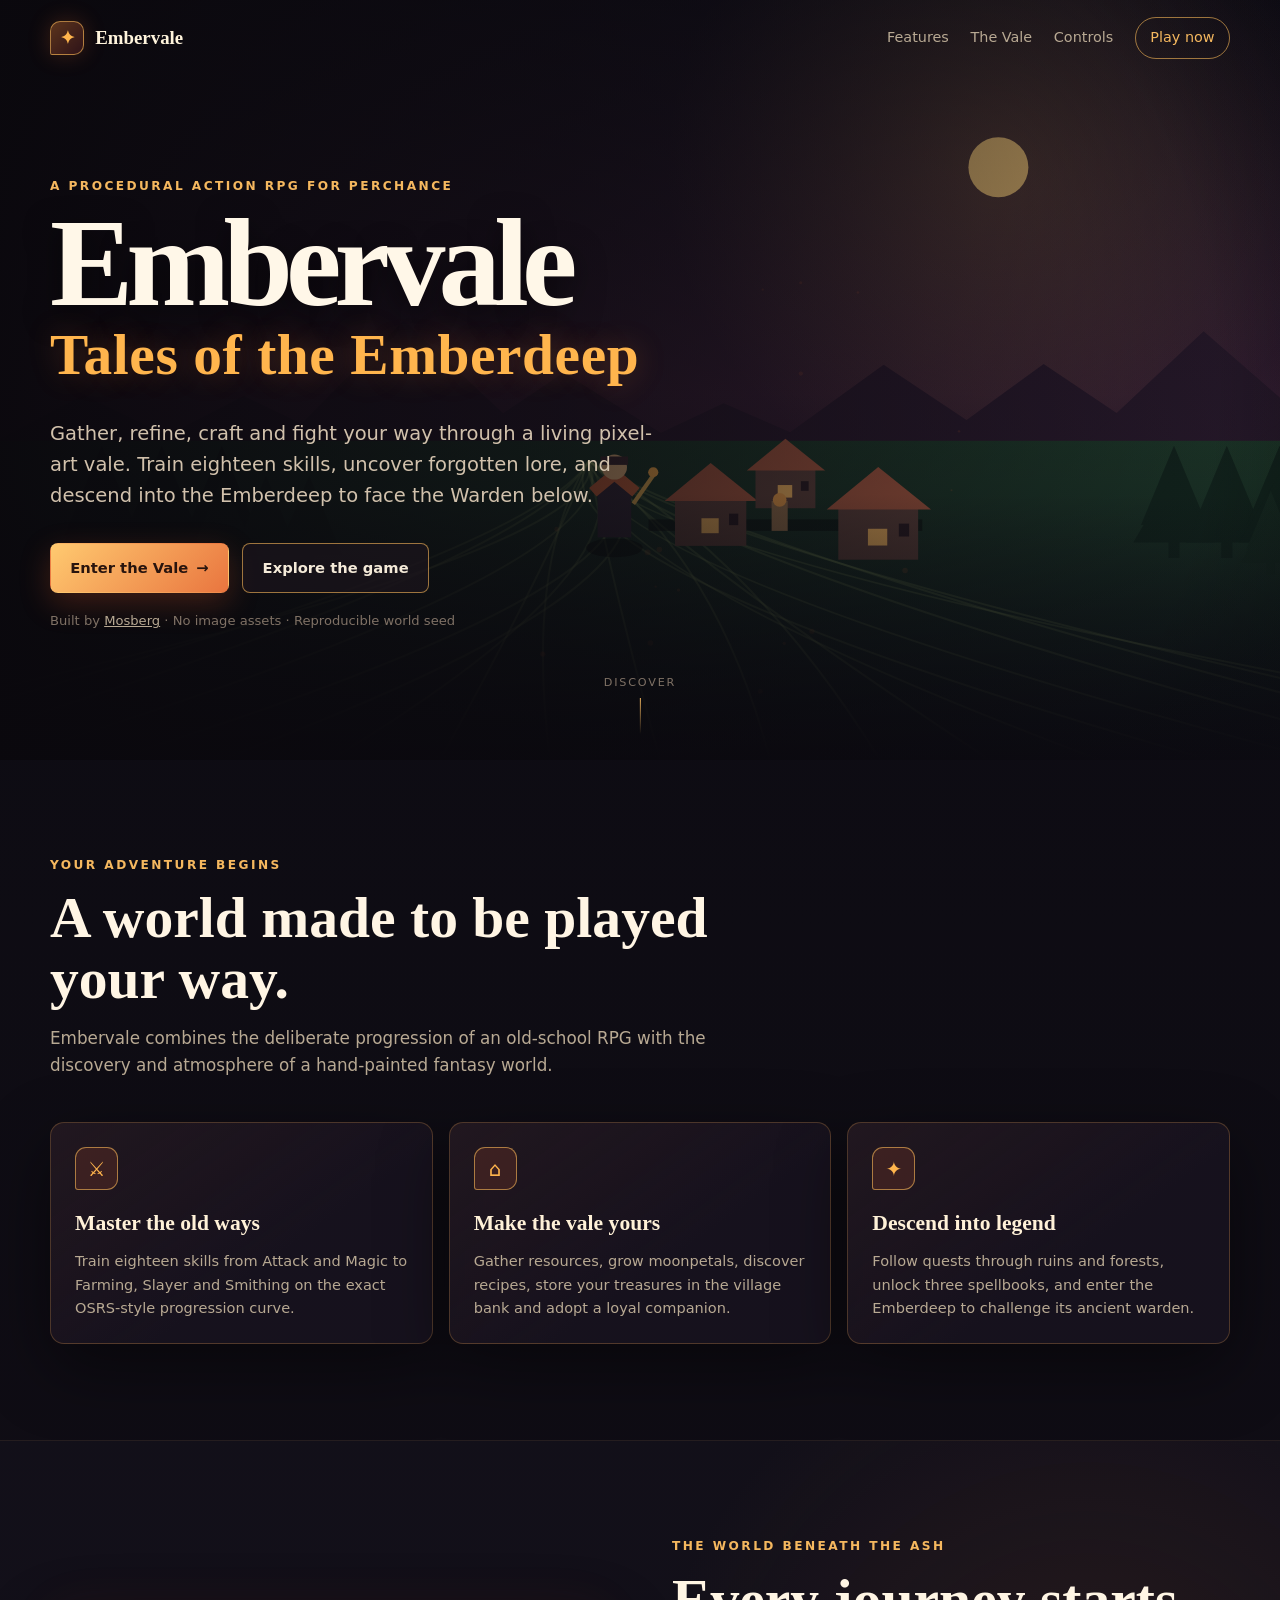
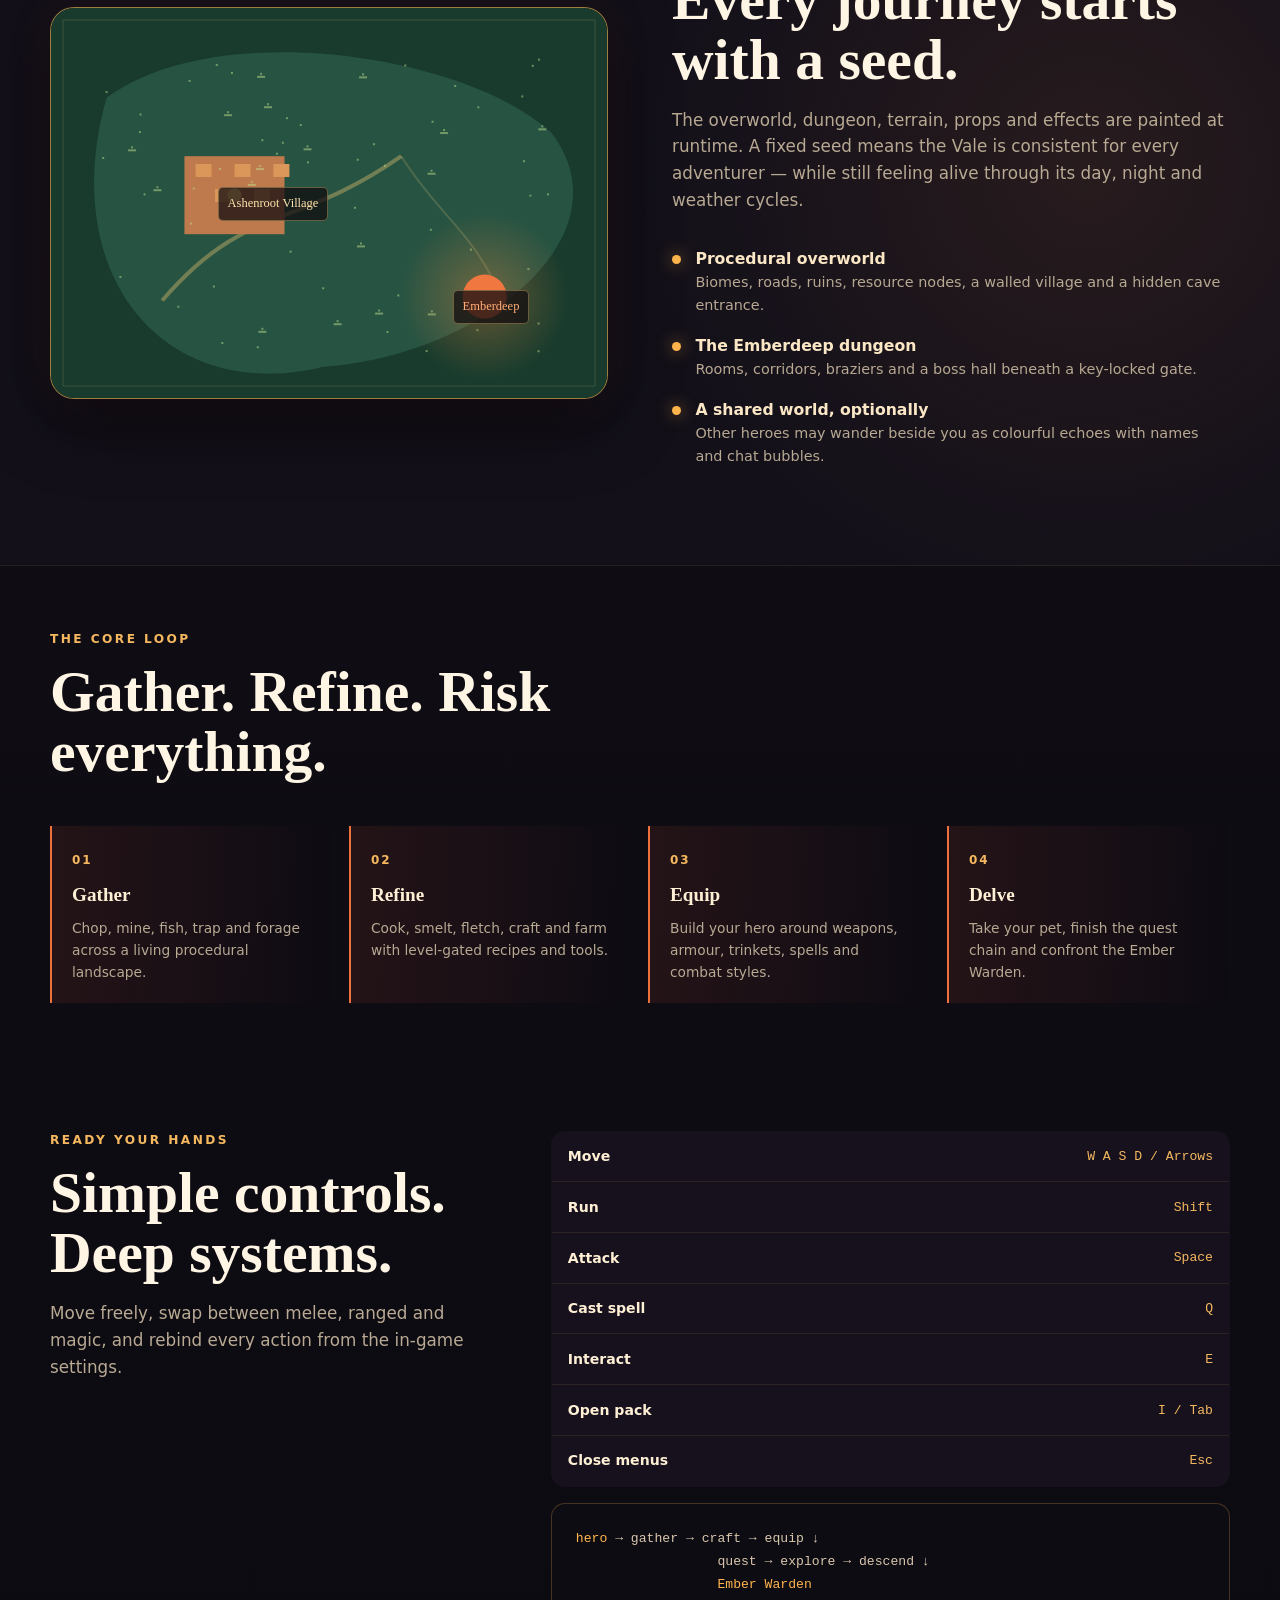
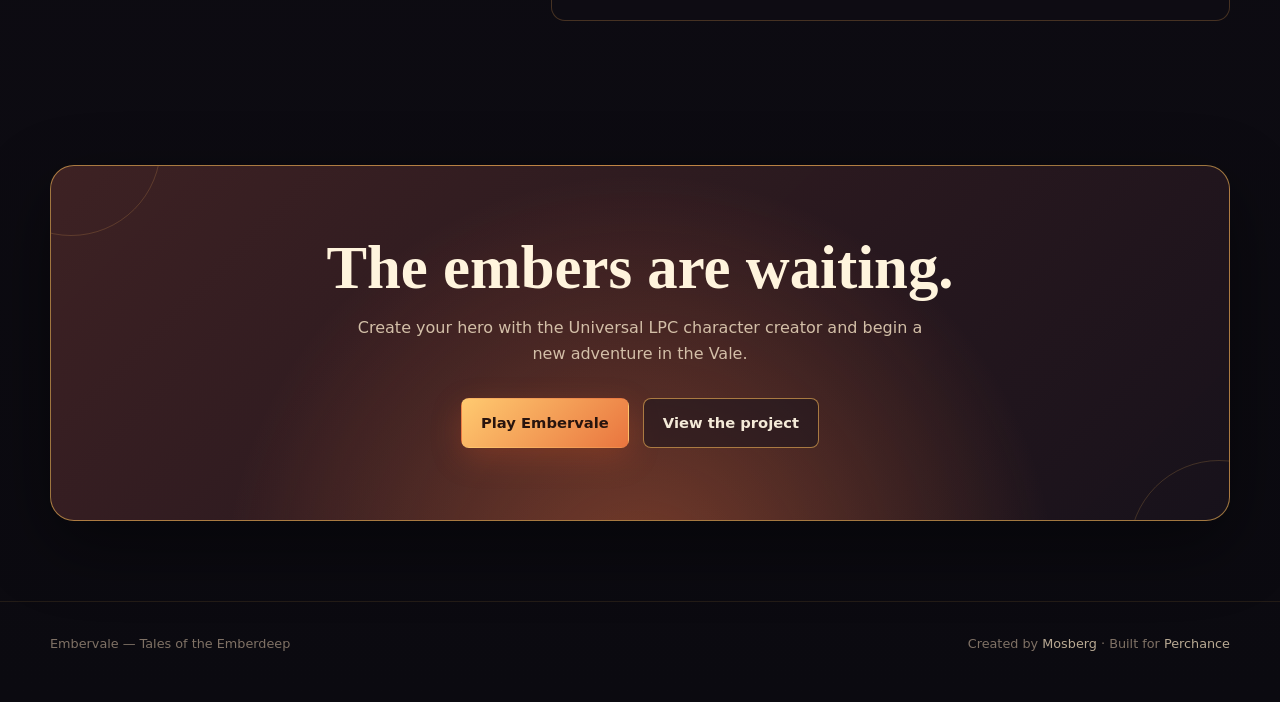
<file: index.html>
<!doctype html>
<html lang="en">
  <head>
    <meta charset="utf-8" />
    <meta name="viewport" content="width=device-width, initial-scale=1" />
    <meta
      name="description"
      content="Embervale — Tales of the Emberdeep. A procedural 2D top-down action RPG built for Perchance."
    />
    <meta name="author" content="Mosberg" />
    <title>Embervale — Tales of the Emberdeep</title>

    <link rel="icon" href="src/images/embervale.webp" />
    <link rel="stylesheet" href="src/styles/style.css" />
  </head>

  <body>
    <div class="page-shell">
      <header class="site-header">
        <div class="container site-header__inner">
          <a class="brand" href="#top" aria-label="Embervale home">
            <span class="brand__mark" aria-hidden="true">✦</span>
            <span>Embervale</span>
          </a>

          <nav class="site-nav" aria-label="Primary navigation">
            <a href="#features">Features</a>
            <a href="#world">The Vale</a>
            <a href="#controls">Controls</a>
            <a class="site-nav__play" data-game-link href="#">Play now</a>
          </nav>
        </div>
      </header>

      <main id="top">
        <section class="hero" aria-labelledby="hero-title">
          <canvas
            class="hero__canvas"
            id="heroCanvas"
            aria-hidden="true"
          ></canvas>

          <div class="container hero__content">
            <p class="hero__eyebrow">A procedural action RPG for Perchance</p>
            <h1 class="hero__title" id="hero-title">
              Embervale
              <span>Tales of the Emberdeep</span>
            </h1>

            <p class="hero__description">
              Gather, refine, craft and fight your way through a living
              pixel-art vale. Train eighteen skills, uncover forgotten lore, and
              descend into the Emberdeep to face the Warden below.
            </p>

            <div class="hero__actions">
              <a class="button button--primary" data-game-link href="#">
                Enter the Vale
                <span aria-hidden="true">→</span>
              </a>
              <a class="button button--secondary" href="#features">
                Explore the game
              </a>
            </div>

            <p class="hero__note">
              Built by <a data-author-link href="#" rel="noopener">Mosberg</a>
              · No image assets · Reproducible world seed
            </p>
          </div>

          <a class="hero__scroll" href="#features">Discover</a>
        </section>

        <section class="section" id="features" aria-labelledby="features-title">
          <div class="container">
            <p class="section__eyebrow">Your adventure begins</p>
            <h2 class="section__title" id="features-title">
              A world made to be played your way.
            </h2>
            <p class="section__intro">
              Embervale combines the deliberate progression of an old-school RPG
              with the discovery and atmosphere of a hand-painted fantasy world.
            </p>

            <div class="feature-grid">
              <article class="feature-card fade-in">
                <span class="feature-card__icon" aria-hidden="true">⚔</span>
                <h3>Master the old ways</h3>
                <p>
                  Train eighteen skills from Attack and Magic to Farming, Slayer
                  and Smithing on the exact OSRS-style progression curve.
                </p>
              </article>

              <article class="feature-card fade-in">
                <span class="feature-card__icon" aria-hidden="true">⌂</span>
                <h3>Make the vale yours</h3>
                <p>
                  Gather resources, grow moonpetals, discover recipes, store
                  your treasures in the village bank and adopt a loyal
                  companion.
                </p>
              </article>

              <article class="feature-card fade-in">
                <span class="feature-card__icon" aria-hidden="true">✦</span>
                <h3>Descend into legend</h3>
                <p>
                  Follow quests through ruins and forests, unlock three
                  spellbooks, and enter the Emberdeep to challenge its ancient
                  warden.
                </p>
              </article>
            </div>
          </div>
        </section>

        <section
          class="section world-section"
          id="world"
          aria-labelledby="world-title"
        >
          <div class="container world-layout">
            <div
              class="world-map fade-in"
              aria-label="Procedurally generated map illustration"
            >
              <canvas
                class="world-map__canvas"
                id="worldCanvas"
                aria-hidden="true"
              ></canvas>
              <span class="world-map__label world-map__label--village"
                >Ashenroot Village</span
              >
              <span class="world-map__label world-map__label--dungeon"
                >Emberdeep</span
              >
            </div>

            <div>
              <p class="section__eyebrow">The world beneath the ash</p>
              <h2 class="section__title" id="world-title">
                Every journey starts with a seed.
              </h2>
              <p class="section__intro">
                The overworld, dungeon, terrain, props and effects are painted
                at runtime. A fixed seed means the Vale is consistent for every
                adventurer — while still feeling alive through its day, night
                and weather cycles.
              </p>

              <ul class="world-list">
                <li>
                  <span class="world-list__marker" aria-hidden="true"></span>
                  <span>
                    <strong>Procedural overworld</strong>
                    <span
                      >Biomes, roads, ruins, resource nodes, a walled village
                      and a hidden cave entrance.</span
                    >
                  </span>
                </li>
                <li>
                  <span class="world-list__marker" aria-hidden="true"></span>
                  <span>
                    <strong>The Emberdeep dungeon</strong>
                    <span
                      >Rooms, corridors, braziers and a boss hall beneath a
                      key-locked gate.</span
                    >
                  </span>
                </li>
                <li>
                  <span class="world-list__marker" aria-hidden="true"></span>
                  <span>
                    <strong>A shared world, optionally</strong>
                    <span
                      >Other heroes may wander beside you as colourful echoes
                      with names and chat bubbles.</span
                    >
                  </span>
                </li>
              </ul>
            </div>
          </div>
        </section>

        <section
          class="section section--compact"
          aria-labelledby="systems-title"
        >
          <div class="container">
            <p class="section__eyebrow">The core loop</p>
            <h2 class="section__title" id="systems-title">
              Gather. Refine. Risk everything.
            </h2>

            <div class="systems">
              <article class="system fade-in">
                <span class="system__number">01</span>
                <h3>Gather</h3>
                <p>
                  Chop, mine, fish, trap and forage across a living procedural
                  landscape.
                </p>
              </article>

              <article class="system fade-in">
                <span class="system__number">02</span>
                <h3>Refine</h3>
                <p>
                  Cook, smelt, fletch, craft and farm with level-gated recipes
                  and tools.
                </p>
              </article>

              <article class="system fade-in">
                <span class="system__number">03</span>
                <h3>Equip</h3>
                <p>
                  Build your hero around weapons, armour, trinkets, spells and
                  combat styles.
                </p>
              </article>

              <article class="system fade-in">
                <span class="system__number">04</span>
                <h3>Delve</h3>
                <p>
                  Take your pet, finish the quest chain and confront the Ember
                  Warden.
                </p>
              </article>
            </div>
          </div>
        </section>

        <section
          class="section section--compact"
          id="controls"
          aria-labelledby="controls-title"
        >
          <div class="container controls-layout">
            <div>
              <p class="section__eyebrow">Ready your hands</p>
              <h2 class="section__title" id="controls-title">
                Simple controls. Deep systems.
              </h2>
              <p class="section__intro">
                Move freely, swap between melee, ranged and magic, and rebind
                every action from the in-game settings.
              </p>
            </div>

            <div>
              <table class="controls-table">
                <tbody>
                  <tr>
                    <th scope="row">Move</th>
                    <td>W A S D / Arrows</td>
                  </tr>
                  <tr>
                    <th scope="row">Run</th>
                    <td>Shift</td>
                  </tr>
                  <tr>
                    <th scope="row">Attack</th>
                    <td>Space</td>
                  </tr>
                  <tr>
                    <th scope="row">Cast spell</th>
                    <td>Q</td>
                  </tr>
                  <tr>
                    <th scope="row">Interact</th>
                    <td>E</td>
                  </tr>
                  <tr>
                    <th scope="row">Open pack</th>
                    <td>I / Tab</td>
                  </tr>
                  <tr>
                    <th scope="row">Close menus</th>
                    <td>Esc</td>
                  </tr>
                </tbody>
              </table>

              <div class="architecture" style="margin-top: 1rem">
                <code
                  ><span class="accent">hero</span> → gather → craft → equip ↓
                  quest → explore → descend ↓
                  <span class="accent">Ember Warden</span></code
                >
              </div>
            </div>
          </div>
        </section>

        <section class="cta" aria-labelledby="cta-title">
          <div class="container">
            <div class="cta__panel">
              <h2 id="cta-title">The embers are waiting.</h2>
              <p>
                Create your hero with the Universal LPC character creator and
                begin a new adventure in the Vale.
              </p>

              <div class="hero__actions">
                <a class="button button--primary" data-game-link href="#"
                  >Play Embervale</a
                >
                <a
                  class="button button--secondary"
                  data-editor-link
                  href="#"
                  rel="noopener"
                >
                  View the project
                </a>
              </div>
            </div>
          </div>
        </section>
      </main>

      <footer class="site-footer">
        <div class="container site-footer__inner">
          <span>Embervale — Tales of the Emberdeep</span>
          <span>
            Created by <a data-author-link href="#" rel="noopener">Mosberg</a> ·
            Built for
            <a href="https://perchance.org/" target="_blank" rel="noopener"
              >Perchance</a
            >
          </span>
        </div>
      </footer>
    </div>

    <script src="src/scripts/script.js"></script>
  </body>
</html>
</file>
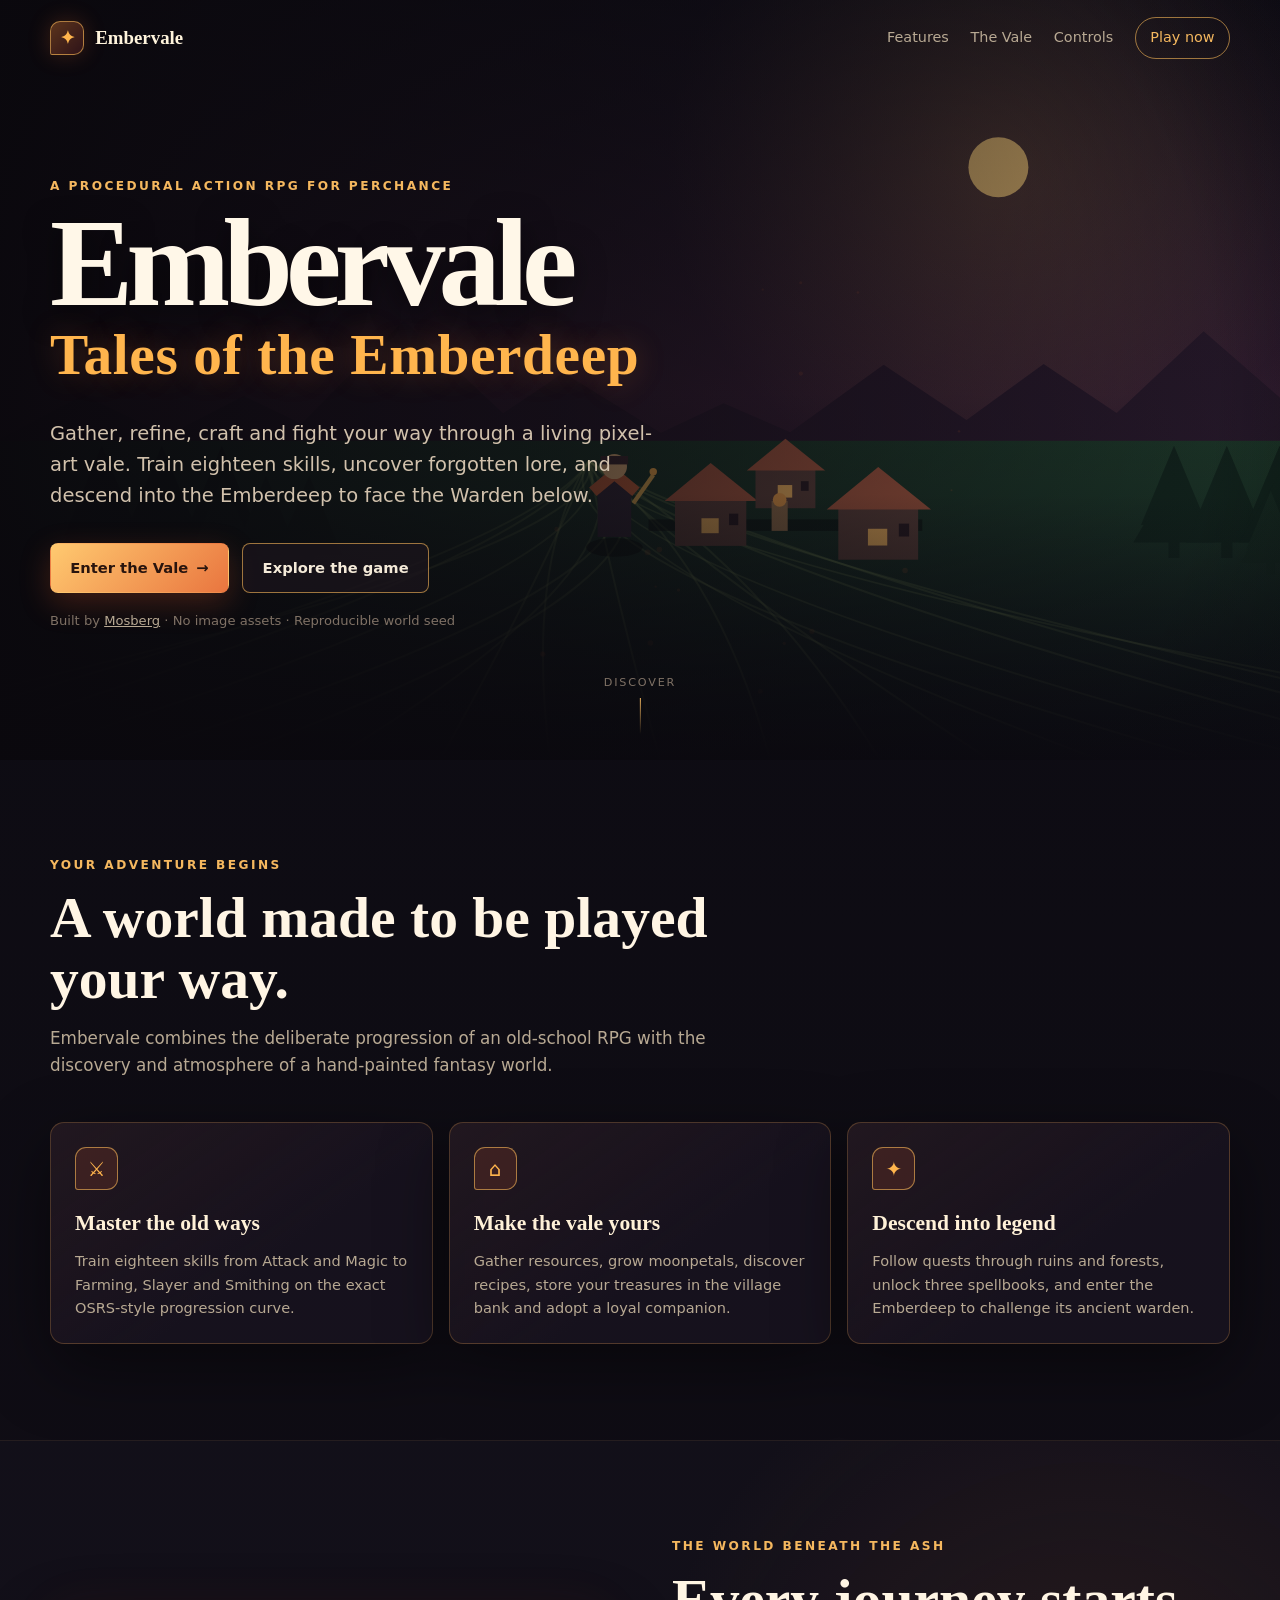
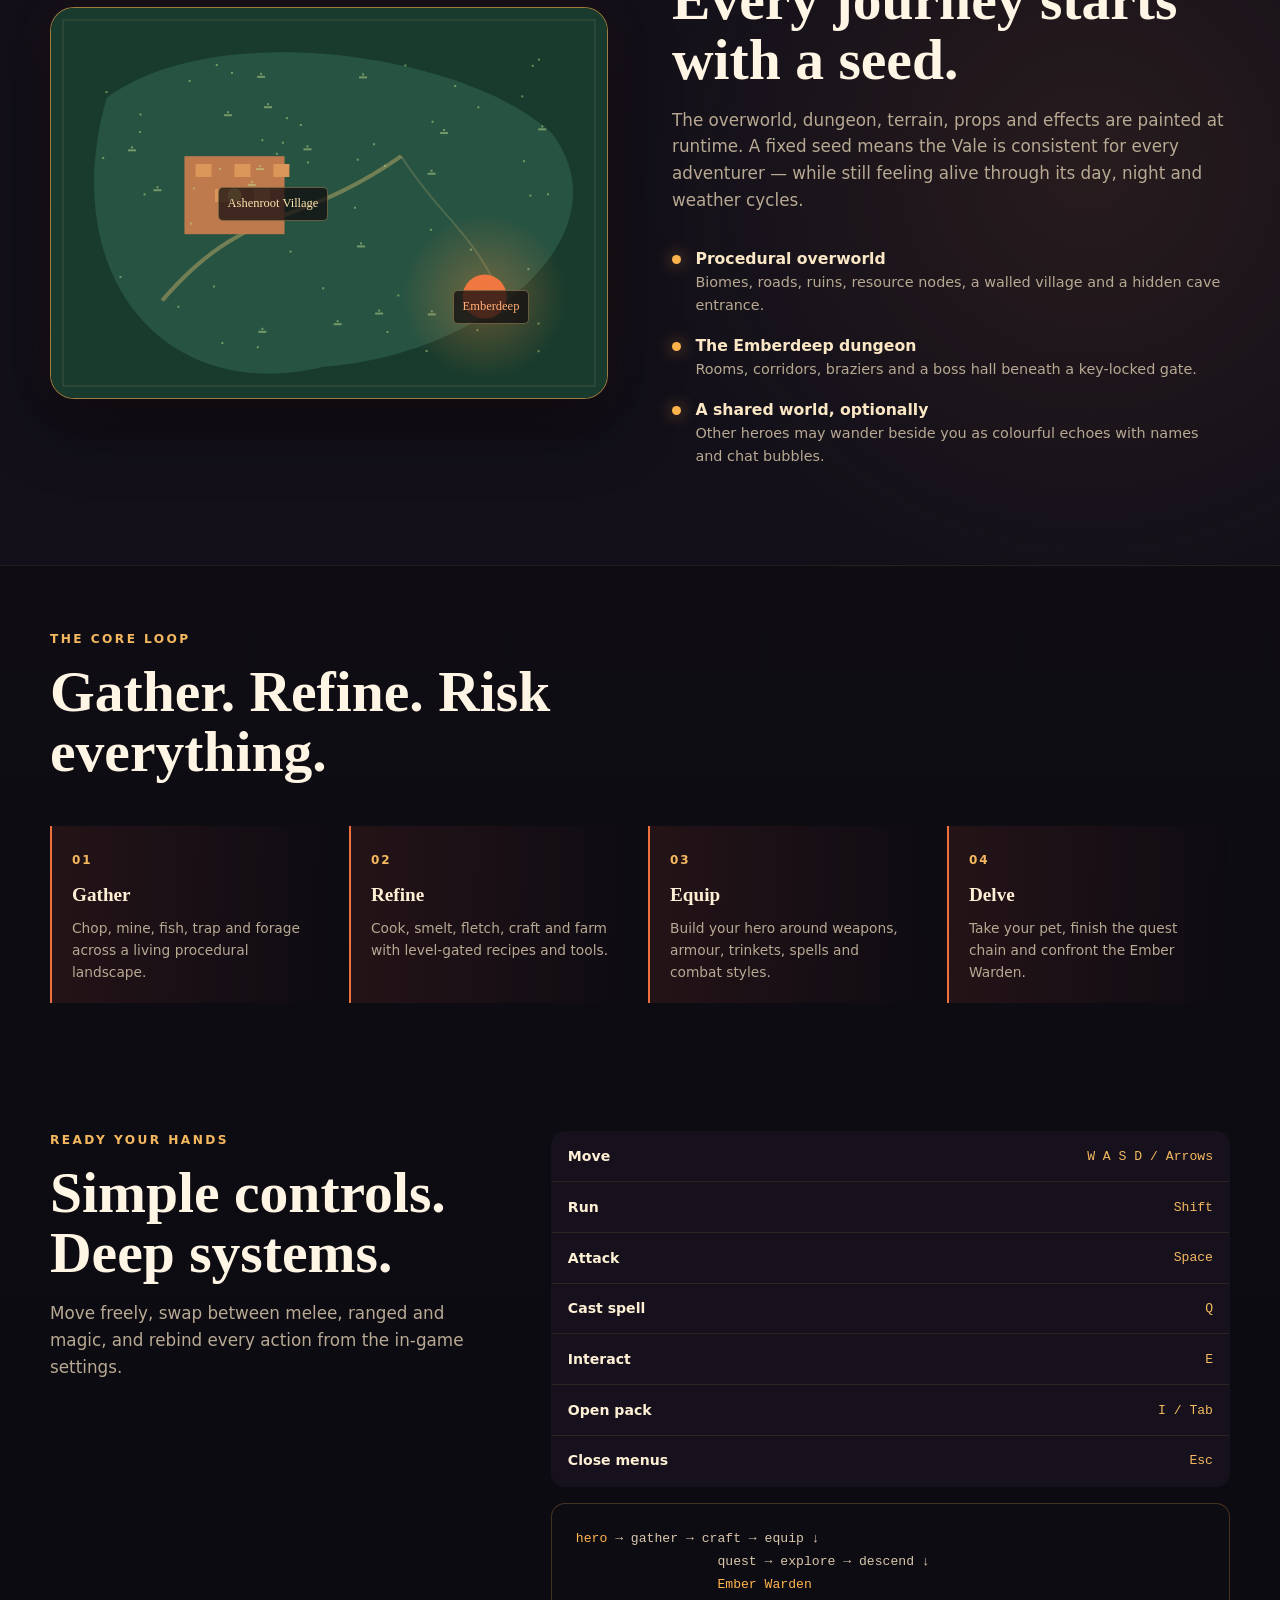
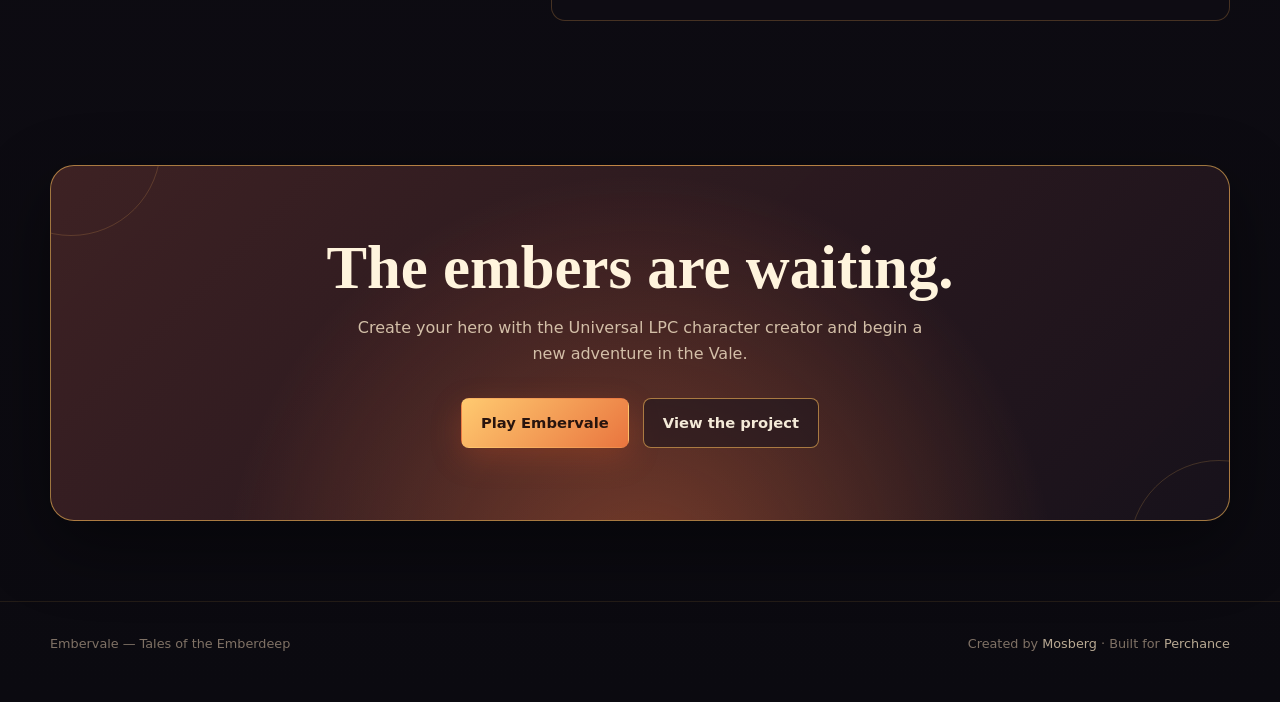
<file: index-perchance.html>
<!doctype html>
<html lang="en">
  <head>
    <meta charset="utf-8" />
    <meta name="viewport" content="width=device-width, initial-scale=1" />
    <meta
      name="description"
      content="Embervale — Tales of the Emberdeep. A procedural 2D top-down action RPG built for Perchance."
    />
    <meta name="author" content="Mosberg" />
    <meta
      name="keywords"
      content="embervale, tales of the emberdeep, procedural, 2D, top-down, action RPG"
    />
    <meta name="robots" content="index, follow" />

    <title>Embervale — Tales of the Emberdeep</title>

    <link
      rel="icon"
      href="https://mosberg.github.io/LPCGame/src/images/embervale.webp"
    />
    <style>
      :root {
        --color-bg: #0c0b12;
        --color-bg-soft: #15121d;
        --color-panel: rgba(25, 20, 31, 0.84);
        --color-panel-solid: #1b1623;
        --color-border: rgba(239, 165, 82, 0.25);
        --color-border-strong: rgba(255, 190, 91, 0.58);
        --color-text: #f4ead8;
        --color-muted: #b8a993;
        --color-dim: #7f7165;
        --color-gold: #f5b85f;
        --color-ember: #ed713c;
        --color-ember-bright: #ffb54d;
        --color-moss: #8baf72;
        --shadow-deep: 0 24px 70px rgba(0, 0, 0, 0.45);
        --radius-sm: 8px;
        --radius-md: 14px;
        --radius-lg: 24px;
        --max-width: 1180px;
        --font-display: Georgia, "Times New Roman", serif;
        --font-body:
          Inter, ui-sans-serif, system-ui, -apple-system, BlinkMacSystemFont,
          "Segoe UI", sans-serif;
      }

      *,
      *::before,
      *::after {
        box-sizing: border-box;
      }

      html {
        scroll-behavior: smooth;
      }

      body {
        min-width: 320px;
        margin: 0;
        color: var(--color-text);
        background:
          radial-gradient(
            circle at 50% -10%,
            rgba(166, 69, 38, 0.22),
            transparent 34rem
          ),
          linear-gradient(180deg, #0c0b12 0%, #100d15 48%, #0b0a10 100%);
        font-family: var(--font-body);
        line-height: 1.6;
      }

      body::before {
        position: fixed;
        z-index: -1;
        inset: 0;
        pointer-events: none;
        content: "";
        opacity: 0.045;
        background-image:
          linear-gradient(rgba(255, 255, 255, 0.6) 1px, transparent 1px),
          linear-gradient(90deg, rgba(255, 255, 255, 0.6) 1px, transparent 1px);
        background-size: 42px 42px;
        mask-image: linear-gradient(to bottom, black, transparent 75%);
      }

      a {
        color: inherit;
      }

      button,
      a {
        -webkit-tap-highlight-color: transparent;
      }

      .page-shell {
        overflow: hidden;
      }

      .container {
        width: min(calc(100% - 2rem), var(--max-width));
        margin-inline: auto;
      }

      .section {
        position: relative;
        padding: 6rem 0;
      }

      .section--compact {
        padding: 4rem 0;
      }

      .section__eyebrow,
      .hero__eyebrow {
        margin: 0 0 0.8rem;
        color: var(--color-gold);
        font-size: 0.76rem;
        font-weight: 800;
        letter-spacing: 0.2em;
        text-transform: uppercase;
      }

      .section__title {
        max-width: 720px;
        margin: 0;
        color: #fff5e4;
        font-family: var(--font-display);
        font-size: clamp(2rem, 5vw, 3.6rem);
        font-weight: 700;
        line-height: 1.05;
      }

      .section__intro {
        max-width: 680px;
        margin: 1rem 0 0;
        color: var(--color-muted);
        font-size: 1.05rem;
      }

      .site-header {
        position: absolute;
        z-index: 10;
        inset: 0 0 auto;
      }

      .site-header__inner {
        display: flex;
        align-items: center;
        justify-content: space-between;
        min-height: 76px;
      }

      .brand {
        display: inline-flex;
        align-items: center;
        gap: 0.7rem;
        color: #fff4dc;
        font-family: var(--font-display);
        font-size: 1.18rem;
        font-weight: 700;
        text-decoration: none;
      }

      .brand__mark {
        display: grid;
        width: 34px;
        height: 34px;
        place-items: center;
        border: 1px solid var(--color-border-strong);
        border-radius: 10px 10px 10px 2px;
        color: var(--color-ember-bright);
        background: linear-gradient(
          135deg,
          rgba(244, 135, 57, 0.35),
          rgba(97, 35, 40, 0.42)
        );
        box-shadow: 0 0 22px rgba(239, 111, 47, 0.22);
        font-size: 1.1rem;
      }

      .site-nav {
        display: flex;
        align-items: center;
        gap: 1.35rem;
      }

      .site-nav a {
        color: var(--color-muted);
        font-size: 0.9rem;
        text-decoration: none;
        transition: color 160ms ease;
      }

      .site-nav a:hover,
      .site-nav a:focus-visible {
        color: #fff5e4;
      }

      .site-nav__play {
        padding: 0.55rem 0.9rem;
        border: 1px solid var(--color-border-strong);
        border-radius: 999px;
        color: var(--color-gold) !important;
      }

      .hero {
        position: relative;
        display: grid;
        min-height: 760px;
        align-items: center;
        isolation: isolate;
      }

      .hero__canvas {
        position: absolute;
        z-index: -2;
        inset: 0;
        width: 100%;
        height: 100%;
        background: #120e14;
      }

      .hero::after {
        position: absolute;
        z-index: -1;
        inset: 0;
        pointer-events: none;
        content: "";
        background:
          linear-gradient(
            90deg,
            rgba(10, 8, 13, 0.96) 0%,
            rgba(10, 8, 13, 0.68) 44%,
            rgba(10, 8, 13, 0.15) 100%
          ),
          linear-gradient(
            0deg,
            #0c0b12 0%,
            transparent 35%,
            rgba(10, 8, 13, 0.28) 100%
          );
      }

      .hero__content {
        padding: 8rem 0 5rem;
      }

      .hero__title {
        max-width: 750px;
        margin: 0;
        color: #fff7e8;
        font-family: var(--font-display);
        font-size: clamp(3.5rem, 10vw, 7.8rem);
        font-weight: 700;
        letter-spacing: -0.055em;
        line-height: 0.88;
        text-shadow: 0 8px 30px rgba(0, 0, 0, 0.5);
      }

      .hero__title span {
        display: block;
        color: var(--color-ember-bright);
        font-size: 0.46em;
        letter-spacing: 0.01em;
        line-height: 1.25;
        text-shadow: 0 0 30px rgba(255, 132, 49, 0.26);
      }

      .hero__description {
        max-width: 620px;
        margin: 1.7rem 0 0;
        color: #d1c1ac;
        font-size: clamp(1rem, 2vw, 1.22rem);
      }

      .hero__actions {
        display: flex;
        flex-wrap: wrap;
        gap: 0.85rem;
        margin-top: 2rem;
      }

      .button {
        display: inline-flex;
        min-height: 48px;
        align-items: center;
        justify-content: center;
        gap: 0.5rem;
        padding: 0.75rem 1.2rem;
        border: 1px solid transparent;
        border-radius: var(--radius-sm);
        font: inherit;
        font-size: 0.92rem;
        font-weight: 800;
        text-decoration: none;
        cursor: pointer;
        transition:
          transform 160ms ease,
          border-color 160ms ease,
          background 160ms ease,
          box-shadow 160ms ease;
      }

      .button:hover,
      .button:focus-visible {
        transform: translateY(-2px);
      }

      .button:focus-visible,
      .site-nav a:focus-visible,
      .brand:focus-visible,
      .feature-card:focus-visible,
      summary:focus-visible {
        outline: 3px solid rgba(255, 190, 91, 0.8);
        outline-offset: 4px;
      }

      .button--primary {
        color: #28140e;
        background: linear-gradient(135deg, #ffca70, #e9753f);
        box-shadow: 0 10px 30px rgba(225, 88, 39, 0.25);
      }

      .button--primary:hover,
      .button--primary:focus-visible {
        box-shadow: 0 14px 38px rgba(225, 88, 39, 0.38);
      }

      .button--secondary {
        border-color: var(--color-border-strong);
        color: var(--color-text);
        background: rgba(31, 22, 30, 0.6);
      }

      .button--secondary:hover,
      .button--secondary:focus-visible {
        border-color: var(--color-gold);
        background: rgba(65, 38, 37, 0.76);
      }

      .hero__note {
        margin: 1.1rem 0 0;
        color: var(--color-dim);
        font-size: 0.82rem;
      }

      .hero__note a {
        color: var(--color-muted);
      }

      .hero__scroll {
        position: absolute;
        bottom: 1.6rem;
        left: 50%;
        display: grid;
        gap: 0.4rem;
        color: var(--color-dim);
        font-size: 0.7rem;
        letter-spacing: 0.16em;
        text-align: center;
        text-decoration: none;
        text-transform: uppercase;
        transform: translateX(-50%);
      }

      .hero__scroll::after {
        width: 1px;
        height: 36px;
        margin: 0 auto;
        content: "";
        background: linear-gradient(var(--color-gold), transparent);
      }

      .feature-grid {
        display: grid;
        grid-template-columns: repeat(3, 1fr);
        gap: 1rem;
        margin-top: 2.7rem;
      }

      .feature-card {
        position: relative;
        min-height: 210px;
        padding: 1.5rem;
        border: 1px solid var(--color-border);
        border-radius: var(--radius-md);
        background:
          linear-gradient(145deg, rgba(67, 40, 38, 0.26), transparent 60%),
          var(--color-panel);
        box-shadow: var(--shadow-deep);
        transition:
          border-color 180ms ease,
          transform 180ms ease;
      }

      .feature-card:hover {
        border-color: var(--color-border-strong);
        transform: translateY(-4px);
      }

      .feature-card__icon {
        display: inline-grid;
        width: 43px;
        height: 43px;
        margin-bottom: 1rem;
        place-items: center;
        border: 1px solid var(--color-border-strong);
        border-radius: 11px 11px 11px 3px;
        color: var(--color-ember-bright);
        background: rgba(114, 53, 42, 0.35);
        font-size: 1.25rem;
      }

      .feature-card h3 {
        margin: 0;
        color: #fff1d8;
        font-family: var(--font-display);
        font-size: 1.35rem;
      }

      .feature-card p {
        margin: 0.55rem 0 0;
        color: var(--color-muted);
        font-size: 0.91rem;
      }

      .world-section {
        border-top: 1px solid rgba(255, 190, 91, 0.08);
        border-bottom: 1px solid rgba(255, 190, 91, 0.08);
        background:
          radial-gradient(
            circle at 85% 45%,
            rgba(101, 62, 42, 0.25),
            transparent 28rem
          ),
          rgba(21, 18, 29, 0.68);
      }

      .world-layout {
        display: grid;
        grid-template-columns: 1fr 1fr;
        gap: 4rem;
        align-items: center;
      }

      .world-map {
        position: relative;
        min-height: 390px;
        overflow: hidden;
        border: 1px solid var(--color-border-strong);
        border-radius: var(--radius-lg);
        background: #18251d;
        box-shadow:
          var(--shadow-deep),
          0 0 50px rgba(226, 104, 46, 0.08);
      }

      .world-map__canvas {
        display: block;
        width: 100%;
        height: 100%;
        min-height: 390px;
      }

      .world-map__label {
        position: absolute;
        padding: 0.36rem 0.55rem;
        border: 1px solid rgba(255, 215, 135, 0.35);
        border-radius: 5px;
        color: #ffe5ac;
        background: rgba(18, 13, 17, 0.75);
        font-family: var(--font-display);
        font-size: 0.78rem;
        pointer-events: none;
      }

      .world-map__label--village {
        top: 46%;
        left: 30%;
      }

      .world-map__label--dungeon {
        right: 14%;
        bottom: 19%;
        color: #ffae75;
      }

      .world-list {
        display: grid;
        gap: 1rem;
        margin: 2rem 0 0;
        padding: 0;
        list-style: none;
      }

      .world-list li {
        display: grid;
        grid-template-columns: auto 1fr;
        gap: 0.9rem;
        align-items: start;
      }

      .world-list__marker {
        width: 9px;
        height: 9px;
        margin-top: 0.55rem;
        border-radius: 50%;
        background: var(--color-ember-bright);
        box-shadow: 0 0 16px rgba(255, 181, 77, 0.65);
      }

      .world-list strong {
        display: block;
        color: #fbe7c5;
        font-size: 0.98rem;
      }

      .world-list span {
        display: block;
        color: var(--color-muted);
        font-size: 0.9rem;
      }

      .systems {
        display: grid;
        grid-template-columns: repeat(4, 1fr);
        gap: 1rem;
        margin-top: 2.7rem;
      }

      .system {
        padding: 1.25rem;
        border-left: 2px solid var(--color-ember);
        background: linear-gradient(
          90deg,
          rgba(106, 44, 37, 0.24),
          transparent
        );
      }

      .system__number {
        color: var(--color-gold);
        font-size: 0.75rem;
        font-weight: 800;
        letter-spacing: 0.15em;
      }

      .system h3 {
        margin: 0.55rem 0 0.35rem;
        color: #fff0d5;
        font-family: var(--font-display);
        font-size: 1.2rem;
      }

      .system p {
        margin: 0;
        color: var(--color-muted);
        font-size: 0.86rem;
      }

      .controls-layout {
        display: grid;
        grid-template-columns: 0.8fr 1.2fr;
        gap: 3rem;
        align-items: start;
      }

      .controls-table {
        width: 100%;
        border-collapse: collapse;
        overflow: hidden;
        border: 1px solid var(--color-border);
        border-radius: var(--radius-md);
        background: var(--color-panel);
      }

      .controls-table th,
      .controls-table td {
        padding: 0.85rem 1rem;
        border-bottom: 1px solid rgba(255, 190, 91, 0.1);
        text-align: left;
      }

      .controls-table tr:last-child th,
      .controls-table tr:last-child td {
        border-bottom: 0;
      }

      .controls-table th {
        color: #fff0d5;
        font-size: 0.88rem;
      }

      .controls-table td {
        color: var(--color-gold);
        font-family: ui-monospace, SFMono-Regular, Consolas, monospace;
        font-size: 0.82rem;
        text-align: right;
        white-space: nowrap;
      }

      .architecture {
        padding: 1.5rem;
        border: 1px solid var(--color-border);
        border-radius: var(--radius-md);
        background: rgba(16, 13, 21, 0.7);
      }

      .architecture code {
        display: block;
        overflow-x: auto;
        color: #d9c7ad;
        font-family: ui-monospace, SFMono-Regular, Consolas, monospace;
        font-size: 0.82rem;
        line-height: 1.75;
        white-space: pre;
      }

      .architecture code .accent {
        color: var(--color-ember-bright);
      }

      .cta {
        padding: 5rem 0;
        text-align: center;
      }

      .cta__panel {
        position: relative;
        overflow: hidden;
        padding: clamp(2.2rem, 6vw, 4.5rem) 1.5rem;
        border: 1px solid var(--color-border-strong);
        border-radius: var(--radius-lg);
        background:
          radial-gradient(
            circle at 50% 120%,
            rgba(237, 113, 60, 0.42),
            transparent 26rem
          ),
          linear-gradient(135deg, rgba(67, 36, 38, 0.9), rgba(25, 19, 28, 0.92));
        box-shadow: var(--shadow-deep);
      }

      .cta__panel::before,
      .cta__panel::after {
        position: absolute;
        width: 180px;
        height: 180px;
        border: 1px solid rgba(255, 190, 91, 0.18);
        border-radius: 50%;
        content: "";
        pointer-events: none;
      }

      .cta__panel::before {
        top: -110px;
        left: -70px;
      }

      .cta__panel::after {
        right: -80px;
        bottom: -120px;
      }

      .cta h2 {
        position: relative;
        z-index: 1;
        margin: 0;
        color: #fff4dd;
        font-family: var(--font-display);
        font-size: clamp(2rem, 5vw, 3.8rem);
        line-height: 1;
      }

      .cta p {
        position: relative;
        z-index: 1;
        max-width: 570px;
        margin: 1rem auto 0;
        color: #d3bfa8;
      }

      .cta .hero__actions {
        position: relative;
        z-index: 1;
        justify-content: center;
      }

      .site-footer {
        padding: 2rem 0 3rem;
        border-top: 1px solid rgba(255, 190, 91, 0.1);
        color: var(--color-dim);
        font-size: 0.8rem;
      }

      .site-footer__inner {
        display: flex;
        flex-wrap: wrap;
        justify-content: space-between;
        gap: 1rem;
      }

      .site-footer a {
        color: var(--color-muted);
        text-decoration: none;
      }

      .site-footer a:hover,
      .site-footer a:focus-visible {
        color: var(--color-gold);
      }

      .fade-in {
        opacity: 0;
        transform: translateY(18px);
        transition:
          opacity 650ms ease,
          transform 650ms ease;
      }

      .fade-in.is-visible {
        opacity: 1;
        transform: translateY(0);
      }

      @media (max-width: 900px) {
        .hero {
          min-height: 720px;
        }

        .feature-grid,
        .systems {
          grid-template-columns: repeat(2, 1fr);
        }

        .world-layout,
        .controls-layout {
          grid-template-columns: 1fr;
          gap: 2.5rem;
        }

        .world-map {
          order: 2;
        }
      }

      @media (max-width: 640px) {
        .container {
          width: min(calc(100% - 1.25rem), var(--max-width));
        }

        .site-nav a:not(.site-nav__play) {
          display: none;
        }

        .hero {
          min-height: 690px;
        }

        .hero__content {
          padding-top: 7rem;
        }

        .hero__title {
          font-size: clamp(3.5rem, 19vw, 6rem);
        }

        .feature-grid,
        .systems {
          grid-template-columns: 1fr;
        }

        .section {
          padding: 4rem 0;
        }

        .section--compact {
          padding: 3rem 0;
        }

        .controls-table th,
        .controls-table td {
          padding: 0.72rem 0.7rem;
        }

        .site-footer__inner {
          flex-direction: column;
        }
      }

      @media (prefers-reduced-motion: reduce) {
        html {
          scroll-behavior: auto;
        }

        *,
        *::before,
        *::after {
          transition-duration: 0.01ms !important;
          animation-duration: 0.01ms !important;
        }

        .fade-in {
          opacity: 1;
          transform: none;
        }
      }
    </style>
  </head>

  <body>
    <div class="page-shell">
      <header class="site-header">
        <div class="container site-header__inner">
          <a class="brand" href="#top" aria-label="Embervale home">
            <span class="brand__mark" aria-hidden="true">✦</span>
            <span>Embervale</span>
          </a>

          <nav class="site-nav" aria-label="Primary navigation">
            <a href="#features">Features</a>
            <a href="#world">The Vale</a>
            <a href="#controls">Controls</a>
            <a class="site-nav__play" data-game-link href="#">Play now</a>
          </nav>
        </div>
      </header>

      <main id="top">
        <section class="hero" aria-labelledby="hero-title">
          <canvas
            class="hero__canvas"
            id="heroCanvas"
            aria-hidden="true"
          ></canvas>

          <div class="container hero__content">
            <p class="hero__eyebrow">A procedural action RPG for Perchance</p>
            <h1 class="hero__title" id="hero-title">
              Embervale
              <span>Tales of the Emberdeep</span>
            </h1>

            <p class="hero__description">
              Gather, refine, craft and fight your way through a living
              pixel-art vale. Train eighteen skills, uncover forgotten lore, and
              descend into the Emberdeep to face the Warden below.
            </p>

            <div class="hero__actions">
              <a class="button button--primary" data-game-link href="#">
                Enter the Vale
                <span aria-hidden="true">→</span>
              </a>
              <a class="button button--secondary" href="#features">
                Explore the game
              </a>
            </div>

            <p class="hero__note">
              Built by <a data-author-link href="#" rel="noopener">Mosberg</a>
              · No image assets · Reproducible world seed
            </p>
          </div>

          <a class="hero__scroll" href="#features">Discover</a>
        </section>

        <section class="section" id="features" aria-labelledby="features-title">
          <div class="container">
            <p class="section__eyebrow">Your adventure begins</p>
            <h2 class="section__title" id="features-title">
              A world made to be played your way.
            </h2>
            <p class="section__intro">
              Embervale combines the deliberate progression of an old-school RPG
              with the discovery and atmosphere of a hand-painted fantasy world.
            </p>

            <div class="feature-grid">
              <article class="feature-card fade-in">
                <span class="feature-card__icon" aria-hidden="true">⚔</span>
                <h3>Master the old ways</h3>
                <p>
                  Train eighteen skills from Attack and Magic to Farming, Slayer
                  and Smithing on the exact OSRS-style progression curve.
                </p>
              </article>

              <article class="feature-card fade-in">
                <span class="feature-card__icon" aria-hidden="true">⌂</span>
                <h3>Make the vale yours</h3>
                <p>
                  Gather resources, grow moonpetals, discover recipes, store
                  your treasures in the village bank and adopt a loyal
                  companion.
                </p>
              </article>

              <article class="feature-card fade-in">
                <span class="feature-card__icon" aria-hidden="true">✦</span>
                <h3>Descend into legend</h3>
                <p>
                  Follow quests through ruins and forests, unlock three
                  spellbooks, and enter the Emberdeep to challenge its ancient
                  warden.
                </p>
              </article>
            </div>
          </div>
        </section>

        <section
          class="section world-section"
          id="world"
          aria-labelledby="world-title"
        >
          <div class="container world-layout">
            <div
              class="world-map fade-in"
              aria-label="Procedurally generated map illustration"
            >
              <canvas
                class="world-map__canvas"
                id="worldCanvas"
                aria-hidden="true"
              ></canvas>
              <span class="world-map__label world-map__label--village"
                >Ashenroot Village</span
              >
              <span class="world-map__label world-map__label--dungeon"
                >Emberdeep</span
              >
            </div>

            <div>
              <p class="section__eyebrow">The world beneath the ash</p>
              <h2 class="section__title" id="world-title">
                Every journey starts with a seed.
              </h2>
              <p class="section__intro">
                The overworld, dungeon, terrain, props and effects are painted
                at runtime. A fixed seed means the Vale is consistent for every
                adventurer — while still feeling alive through its day, night
                and weather cycles.
              </p>

              <ul class="world-list">
                <li>
                  <span class="world-list__marker" aria-hidden="true"></span>
                  <span>
                    <strong>Procedural overworld</strong>
                    <span
                      >Biomes, roads, ruins, resource nodes, a walled village
                      and a hidden cave entrance.</span
                    >
                  </span>
                </li>
                <li>
                  <span class="world-list__marker" aria-hidden="true"></span>
                  <span>
                    <strong>The Emberdeep dungeon</strong>
                    <span
                      >Rooms, corridors, braziers and a boss hall beneath a
                      key-locked gate.</span
                    >
                  </span>
                </li>
                <li>
                  <span class="world-list__marker" aria-hidden="true"></span>
                  <span>
                    <strong>A shared world, optionally</strong>
                    <span
                      >Other heroes may wander beside you as colourful echoes
                      with names and chat bubbles.</span
                    >
                  </span>
                </li>
              </ul>
            </div>
          </div>
        </section>

        <section
          class="section section--compact"
          aria-labelledby="systems-title"
        >
          <div class="container">
            <p class="section__eyebrow">The core loop</p>
            <h2 class="section__title" id="systems-title">
              Gather. Refine. Risk everything.
            </h2>

            <div class="systems">
              <article class="system fade-in">
                <span class="system__number">01</span>
                <h3>Gather</h3>
                <p>
                  Chop, mine, fish, trap and forage across a living procedural
                  landscape.
                </p>
              </article>

              <article class="system fade-in">
                <span class="system__number">02</span>
                <h3>Refine</h3>
                <p>
                  Cook, smelt, fletch, craft and farm with level-gated recipes
                  and tools.
                </p>
              </article>

              <article class="system fade-in">
                <span class="system__number">03</span>
                <h3>Equip</h3>
                <p>
                  Build your hero around weapons, armour, trinkets, spells and
                  combat styles.
                </p>
              </article>

              <article class="system fade-in">
                <span class="system__number">04</span>
                <h3>Delve</h3>
                <p>
                  Take your pet, finish the quest chain and confront the Ember
                  Warden.
                </p>
              </article>
            </div>
          </div>
        </section>

        <section
          class="section section--compact"
          id="controls"
          aria-labelledby="controls-title"
        >
          <div class="container controls-layout">
            <div>
              <p class="section__eyebrow">Ready your hands</p>
              <h2 class="section__title" id="controls-title">
                Simple controls. Deep systems.
              </h2>
              <p class="section__intro">
                Move freely, swap between melee, ranged and magic, and rebind
                every action from the in-game settings.
              </p>
            </div>

            <div>
              <table class="controls-table">
                <tbody>
                  <tr>
                    <th scope="row">Move</th>
                    <td>W A S D / Arrows</td>
                  </tr>
                  <tr>
                    <th scope="row">Run</th>
                    <td>Shift</td>
                  </tr>
                  <tr>
                    <th scope="row">Attack</th>
                    <td>Space</td>
                  </tr>
                  <tr>
                    <th scope="row">Cast spell</th>
                    <td>Q</td>
                  </tr>
                  <tr>
                    <th scope="row">Interact</th>
                    <td>E</td>
                  </tr>
                  <tr>
                    <th scope="row">Open pack</th>
                    <td>I / Tab</td>
                  </tr>
                  <tr>
                    <th scope="row">Close menus</th>
                    <td>Esc</td>
                  </tr>
                </tbody>
              </table>

              <div class="architecture" style="margin-top: 1rem">
                <code
                  ><span class="accent">hero</span> → gather → craft → equip ↓
                  quest → explore → descend ↓
                  <span class="accent">Ember Warden</span></code
                >
              </div>
            </div>
          </div>
        </section>

        <section class="cta" aria-labelledby="cta-title">
          <div class="container">
            <div class="cta__panel">
              <h2 id="cta-title">The embers are waiting.</h2>
              <p>
                Create your hero with the Universal LPC character creator and
                begin a new adventure in the Vale.
              </p>

              <div class="hero__actions">
                <a class="button button--primary" data-game-link href="#"
                  >Play Embervale</a
                >
                <a
                  class="button button--secondary"
                  data-editor-link
                  href="#"
                  rel="noopener"
                >
                  View the project
                </a>
              </div>
            </div>
          </div>
        </section>
      </main>

      <footer class="site-footer">
        <div class="container site-footer__inner">
          <span>Embervale — Tales of the Emberdeep</span>
          <span>
            Created by <a data-author-link href="#" rel="noopener">Mosberg</a> ·
            Built for
            <a href="https://perchance.org/" target="_blank" rel="noopener"
              >Perchance</a
            >
          </span>
        </div>
      </footer>
    </div>

    <script>
      (() => {
        "use strict";

        /*
         * Replace these values with your live Perchance URLs.
         */
        const CONFIG = Object.freeze({
          gameUrl: "https://perchance.org/2d-top-down-rpg-multiplayer",
          editorUrl: "https://perchance.org/2d-top-down-rpg-multiplayer#edit",
          authorUrl: "https://github.com/Mosberg",
        });

        const prefersReducedMotion = window.matchMedia(
          "(prefers-reduced-motion: reduce)",
        ).matches;

        function setConfiguredLinks() {
          document.querySelectorAll("[data-game-link]").forEach((link) => {
            link.href = CONFIG.gameUrl;
          });

          document.querySelectorAll("[data-editor-link]").forEach((link) => {
            link.href = CONFIG.editorUrl;
            link.target = "_blank";
          });

          document.querySelectorAll("[data-author-link]").forEach((link) => {
            link.href = CONFIG.authorUrl;
            link.target = "_blank";
          });
        }

        function resizeCanvas(canvas) {
          const rect = canvas.getBoundingClientRect();
          const dpr = Math.min(window.devicePixelRatio || 1, 2);
          const width = Math.max(1, Math.floor(rect.width * dpr));
          const height = Math.max(1, Math.floor(rect.height * dpr));

          if (canvas.width !== width || canvas.height !== height) {
            canvas.width = width;
            canvas.height = height;
          }

          return {
            context: canvas.getContext("2d"),
            width,
            height,
            dpr,
          };
        }

        function mulberry32(seed) {
          return () => {
            let value = (seed += 0x6d2b79f5);
            value = Math.imul(value ^ (value >>> 15), value | 1);
            value ^= value + Math.imul(value ^ (value >>> 7), value | 61);
            return ((value ^ (value >>> 14)) >>> 0) / 4294967296;
          };
        }

        function drawHeroScene(canvas, time) {
          const { context: ctx, width, height } = resizeCanvas(canvas);
          const random = mulberry32(0xe11b4a);

          ctx.setTransform(1, 0, 0, 1, 0, 0);
          ctx.clearRect(0, 0, width, height);

          const scale = Math.max(width / 1280, height / 760);
          ctx.scale(scale, scale);

          const sceneWidth = width / scale;
          const sceneHeight = height / scale;
          const horizon = sceneHeight * 0.58;

          const sky = ctx.createLinearGradient(0, 0, 0, sceneHeight);
          sky.addColorStop(0, "#171321");
          sky.addColorStop(0.52, "#392137");
          sky.addColorStop(1, "#17141b");
          ctx.fillStyle = sky;
          ctx.fillRect(0, 0, sceneWidth, sceneHeight);

          const moonGlow = ctx.createRadialGradient(
            sceneWidth * 0.78,
            sceneHeight * 0.22,
            4,
            sceneWidth * 0.78,
            sceneHeight * 0.22,
            sceneWidth * 0.26,
          );
          moonGlow.addColorStop(0, "rgba(255, 188, 101, .22)");
          moonGlow.addColorStop(1, "rgba(255, 188, 101, 0)");
          ctx.fillStyle = moonGlow;
          ctx.fillRect(0, 0, sceneWidth, sceneHeight);

          ctx.fillStyle = "#f5c879";
          ctx.beginPath();
          ctx.arc(sceneWidth * 0.78, sceneHeight * 0.22, 30, 0, Math.PI * 2);
          ctx.fill();

          ctx.fillStyle = "#2a1b2e";
          for (let index = 0; index < 9; index += 1) {
            const x = (index * sceneWidth) / 8 - 70;
            const peak = horizon - 35 - random() * 90;
            ctx.beginPath();
            ctx.moveTo(x, horizon + 35);
            ctx.lineTo(x + sceneWidth * 0.12, peak);
            ctx.lineTo(x + sceneWidth * 0.25, horizon + 35);
            ctx.closePath();
            ctx.fill();
          }

          const ground = ctx.createLinearGradient(0, horizon, 0, sceneHeight);
          ground.addColorStop(0, "#1e3b2b");
          ground.addColorStop(1, "#101c1c");
          ctx.fillStyle = ground;
          ctx.fillRect(0, horizon, sceneWidth, sceneHeight - horizon);

          ctx.strokeStyle = "rgba(164, 187, 112, .22)";
          ctx.lineWidth = 2;
          for (let index = -3; index < 17; index += 1) {
            const x = index * 110;
            ctx.beginPath();
            ctx.moveTo(sceneWidth * 0.46, horizon + 20);
            ctx.quadraticCurveTo(
              sceneWidth * 0.5 + Math.sin(index) * 120,
              sceneHeight * 0.74,
              x,
              sceneHeight,
            );
            ctx.stroke();
          }

          drawPineCluster(ctx, sceneWidth * 0.06, horizon + 5, 1.25, "#12261e");
          drawPineCluster(ctx, sceneWidth * 0.16, horizon + 35, 0.9, "#162b21");
          drawPineCluster(ctx, sceneWidth * 0.9, horizon + 5, 1.1, "#12261e");
          drawPineCluster(
            ctx,
            sceneWidth * 0.98,
            horizon + 50,
            0.82,
            "#172d23",
          );

          drawVillage(ctx, sceneWidth * 0.61, horizon + 28, 1.15);
          drawHero(ctx, sceneWidth * 0.48, sceneHeight * 0.69, 1.05, time);

          ctx.fillStyle = "rgba(239, 115, 53, .16)";
          for (let index = 0; index < 18; index += 1) {
            const x = sceneWidth * (0.35 + random() * 0.4);
            const y = sceneHeight * (0.36 + random() * 0.55);
            const radius = 1 + random() * 2;
            ctx.beginPath();
            ctx.arc(x, y, radius, 0, Math.PI * 2);
            ctx.fill();
          }

          const vignette = ctx.createRadialGradient(
            sceneWidth / 2,
            sceneHeight / 2,
            sceneHeight * 0.2,
            sceneWidth / 2,
            sceneHeight / 2,
            sceneWidth * 0.72,
          );
          vignette.addColorStop(0.55, "rgba(0, 0, 0, 0)");
          vignette.addColorStop(1, "rgba(4, 4, 8, .7)");
          ctx.fillStyle = vignette;
          ctx.fillRect(0, 0, sceneWidth, sceneHeight);
        }

        function drawPineCluster(ctx, x, y, scale, color) {
          ctx.save();
          ctx.translate(x, y);
          ctx.scale(scale, scale);
          ctx.fillStyle = color;

          for (let index = 0; index < 3; index += 1) {
            const offset = index * 48;
            ctx.fillRect(offset + 15, 58, 10, 44);

            ctx.beginPath();
            ctx.moveTo(offset + 20, 0);
            ctx.lineTo(offset - 10, 72);
            ctx.lineTo(offset + 50, 72);
            ctx.closePath();
            ctx.fill();

            ctx.beginPath();
            ctx.moveTo(offset + 20, 25);
            ctx.lineTo(offset - 17, 88);
            ctx.lineTo(offset + 57, 88);
            ctx.closePath();
            ctx.fill();
          }

          ctx.restore();
        }

        function drawVillage(ctx, x, y, scale) {
          ctx.save();
          ctx.translate(x, y);
          ctx.scale(scale, scale);

          ctx.fillStyle = "rgba(9, 14, 13, .55)";
          ctx.fillRect(-115, 44, 238, 10);

          drawHouse(ctx, -92, 0, 1);
          drawHouse(ctx, -22, -22, 0.84);
          drawHouse(ctx, 50, 4, 1.12);

          ctx.fillStyle = "#96734f";
          ctx.fillRect(-8, 28, 14, 26);
          ctx.fillStyle = "#efa14c";
          ctx.beginPath();
          ctx.arc(-1, 27, 6, 0, Math.PI * 2);
          ctx.fill();

          ctx.restore();
        }

        function drawHouse(ctx, x, y, scale) {
          ctx.save();
          ctx.translate(x, y);
          ctx.scale(scale, scale);

          ctx.fillStyle = "#5e433d";
          ctx.fillRect(0, 25, 62, 42);

          ctx.fillStyle = "#a85a42";
          ctx.beginPath();
          ctx.moveTo(-9, 28);
          ctx.lineTo(31, -5);
          ctx.lineTo(72, 28);
          ctx.closePath();
          ctx.fill();

          ctx.fillStyle = "#f6b862";
          ctx.fillRect(23, 43, 15, 13);
          ctx.fillStyle = "#2a1d24";
          ctx.fillRect(47, 39, 8, 10);

          ctx.restore();
        }

        function drawHero(ctx, x, y, scale, time) {
          ctx.save();
          ctx.translate(x, y + Math.sin(time * 0.0015) * 2);
          ctx.scale(scale, scale);

          ctx.fillStyle = "rgba(5, 8, 8, .5)";
          ctx.beginPath();
          ctx.ellipse(0, 22, 27, 9, 0, 0, Math.PI * 2);
          ctx.fill();

          ctx.fillStyle = "#352b3a";
          ctx.fillRect(-16, -42, 32, 54);

          ctx.fillStyle = "#ca653d";
          ctx.beginPath();
          ctx.moveTo(-24, -35);
          ctx.lineTo(0, -55);
          ctx.lineTo(24, -35);
          ctx.lineTo(17, -27);
          ctx.lineTo(0, -41);
          ctx.lineTo(-17, -27);
          ctx.closePath();
          ctx.fill();

          ctx.fillStyle = "#efbd83";
          ctx.beginPath();
          ctx.arc(0, -55, 12, 0, Math.PI * 2);
          ctx.fill();

          ctx.fillStyle = "#402c32";
          ctx.fillRect(-13, -65, 26, 8);

          ctx.strokeStyle = "#e7b356";
          ctx.lineWidth = 4;
          ctx.beginPath();
          ctx.moveTo(18, -20);
          ctx.lineTo(37, -47);
          ctx.stroke();

          ctx.fillStyle = "#ffb34e";
          ctx.beginPath();
          ctx.arc(37, -50, 5 + Math.sin(time * 0.008) * 1.5, 0, Math.PI * 2);
          ctx.fill();

          ctx.restore();
        }

        function drawWorldMap(canvas, time) {
          const { context: ctx, width, height } = resizeCanvas(canvas);
          const random = mulberry32(0xbadc0de);
          const dpr = Math.min(window.devicePixelRatio || 1, 2);

          ctx.setTransform(1, 0, 0, 1, 0, 0);
          ctx.clearRect(0, 0, width, height);
          ctx.scale(dpr, dpr);

          const mapWidth = width / dpr;
          const mapHeight = height / dpr;

          ctx.fillStyle = "#183b2d";
          ctx.fillRect(0, 0, mapWidth, mapHeight);

          ctx.fillStyle = "#275342";
          ctx.beginPath();
          ctx.moveTo(mapWidth * 0.1, mapHeight * 0.23);
          ctx.bezierCurveTo(
            mapWidth * 0.3,
            mapHeight * 0.02,
            mapWidth * 0.75,
            mapHeight * 0.12,
            mapWidth * 0.9,
            mapHeight * 0.32,
          );
          ctx.bezierCurveTo(
            mapWidth * 1.04,
            mapHeight * 0.58,
            mapWidth * 0.78,
            mapHeight * 0.89,
            mapWidth * 0.49,
            mapHeight * 0.92,
          );
          ctx.bezierCurveTo(
            mapWidth * 0.2,
            mapHeight * 1.02,
            mapWidth * 0.01,
            mapHeight * 0.68,
            mapWidth * 0.1,
            mapHeight * 0.23,
          );
          ctx.fill();

          ctx.strokeStyle = "rgba(202, 176, 104, .46)";
          ctx.lineWidth = 4;
          ctx.beginPath();
          ctx.moveTo(mapWidth * 0.2, mapHeight * 0.75);
          ctx.bezierCurveTo(
            mapWidth * 0.35,
            mapHeight * 0.5,
            mapWidth * 0.44,
            mapHeight * 0.57,
            mapWidth * 0.63,
            mapHeight * 0.38,
          );
          ctx.stroke();

          ctx.strokeStyle = "rgba(230, 200, 125, .2)";
          ctx.lineWidth = 2;
          ctx.beginPath();
          ctx.moveTo(mapWidth * 0.63, mapHeight * 0.38);
          ctx.bezierCurveTo(
            mapWidth * 0.7,
            mapHeight * 0.54,
            mapWidth * 0.77,
            mapHeight * 0.58,
            mapWidth * 0.82,
            mapHeight * 0.78,
          );
          ctx.stroke();

          ctx.fillStyle = "#be7a4c";
          ctx.fillRect(
            mapWidth * 0.24,
            mapHeight * 0.38,
            mapWidth * 0.18,
            mapHeight * 0.2,
          );

          ctx.fillStyle = "#db9659";
          for (let index = 0; index < 5; index += 1) {
            const x = mapWidth * (0.26 + index * 0.035);
            ctx.fillRect(x, mapHeight * 0.4 + (index % 2) * 25, 16, 13);
          }

          ctx.fillStyle = "#eb6e40";
          ctx.beginPath();
          ctx.arc(mapWidth * 0.78, mapHeight * 0.74, 22, 0, Math.PI * 2);
          ctx.fill();

          ctx.fillStyle = "#ffcb6b";
          ctx.beginPath();
          ctx.arc(mapWidth * 0.33, mapHeight * 0.48, 7, 0, Math.PI * 2);
          ctx.fill();

          ctx.fillStyle = "rgba(191, 223, 139, .5)";
          for (let index = 0; index < 65; index += 1) {
            const x = mapWidth * (0.09 + random() * 0.82);
            const y = mapHeight * (0.12 + random() * 0.76);

            ctx.fillRect(x, y, 2, 2);
            if (index % 4 === 0) {
              ctx.fillRect(x - 3, y + 3, 8, 2);
            }
          }

          const glow = ctx.createRadialGradient(
            mapWidth * 0.78,
            mapHeight * 0.74,
            2,
            mapWidth * 0.78,
            mapHeight * 0.74,
            90 + Math.sin(time * 0.002) * 8,
          );
          glow.addColorStop(0, "rgba(255, 145, 63, .32)");
          glow.addColorStop(1, "rgba(255, 145, 63, 0)");
          ctx.fillStyle = glow;
          ctx.fillRect(0, 0, mapWidth, mapHeight);

          ctx.strokeStyle = "rgba(255, 218, 151, .16)";
          ctx.lineWidth = 1;
          ctx.strokeRect(12, 12, mapWidth - 24, mapHeight - 24);
        }

        function setupCanvases() {
          const heroCanvas = document.querySelector("#heroCanvas");
          const worldCanvas = document.querySelector("#worldCanvas");

          let animationFrame = 0;

          const render = (time) => {
            drawHeroScene(heroCanvas, time);
            drawWorldMap(worldCanvas, time);

            if (!prefersReducedMotion) {
              animationFrame = window.requestAnimationFrame(render);
            }
          };

          render(0);

          window.addEventListener(
            "resize",
            () => {
              drawHeroScene(heroCanvas, 0);
              drawWorldMap(worldCanvas, 0);
            },
            { passive: true },
          );

          return () => window.cancelAnimationFrame(animationFrame);
        }

        function setupRevealAnimations() {
          const elements = document.querySelectorAll(".fade-in");

          if (prefersReducedMotion || !("IntersectionObserver" in window)) {
            elements.forEach((element) => element.classList.add("is-visible"));
            return;
          }

          const observer = new IntersectionObserver(
            (entries, currentObserver) => {
              entries.forEach((entry) => {
                if (!entry.isIntersecting) {
                  return;
                }

                entry.target.classList.add("is-visible");
                currentObserver.unobserve(entry.target);
              });
            },
            {
              threshold: 0.12,
            },
          );

          elements.forEach((element) => observer.observe(element));
        }

        setConfiguredLinks();
        setupCanvases();
        setupRevealAnimations();
      })();
    </script>
  </body>
</html>
</file>
<file: src/styles/style.css>
:root {
  --color-bg: #0c0b12;
  --color-bg-soft: #15121d;
  --color-panel: rgba(25, 20, 31, 0.84);
  --color-panel-solid: #1b1623;
  --color-border: rgba(239, 165, 82, 0.25);
  --color-border-strong: rgba(255, 190, 91, 0.58);
  --color-text: #f4ead8;
  --color-muted: #b8a993;
  --color-dim: #7f7165;
  --color-gold: #f5b85f;
  --color-ember: #ed713c;
  --color-ember-bright: #ffb54d;
  --color-moss: #8baf72;
  --shadow-deep: 0 24px 70px rgba(0, 0, 0, 0.45);
  --radius-sm: 8px;
  --radius-md: 14px;
  --radius-lg: 24px;
  --max-width: 1180px;
  --font-display: Georgia, "Times New Roman", serif;
  --font-body:
    Inter, ui-sans-serif, system-ui, -apple-system, BlinkMacSystemFont,
    "Segoe UI", sans-serif;
}

*,
*::before,
*::after {
  box-sizing: border-box;
}

html {
  scroll-behavior: smooth;
}

body {
  min-width: 320px;
  margin: 0;
  color: var(--color-text);
  background:
    radial-gradient(
      circle at 50% -10%,
      rgba(166, 69, 38, 0.22),
      transparent 34rem
    ),
    linear-gradient(180deg, #0c0b12 0%, #100d15 48%, #0b0a10 100%);
  font-family: var(--font-body);
  line-height: 1.6;
}

body::before {
  position: fixed;
  z-index: -1;
  inset: 0;
  pointer-events: none;
  content: "";
  opacity: 0.045;
  background-image:
    linear-gradient(rgba(255, 255, 255, 0.6) 1px, transparent 1px),
    linear-gradient(90deg, rgba(255, 255, 255, 0.6) 1px, transparent 1px);
  background-size: 42px 42px;
  mask-image: linear-gradient(to bottom, black, transparent 75%);
}

a {
  color: inherit;
}

button,
a {
  -webkit-tap-highlight-color: transparent;
}

.page-shell {
  overflow: hidden;
}

.container {
  width: min(calc(100% - 2rem), var(--max-width));
  margin-inline: auto;
}

.section {
  position: relative;
  padding: 6rem 0;
}

.section--compact {
  padding: 4rem 0;
}

.section__eyebrow,
.hero__eyebrow {
  margin: 0 0 0.8rem;
  color: var(--color-gold);
  font-size: 0.76rem;
  font-weight: 800;
  letter-spacing: 0.2em;
  text-transform: uppercase;
}

.section__title {
  max-width: 720px;
  margin: 0;
  color: #fff5e4;
  font-family: var(--font-display);
  font-size: clamp(2rem, 5vw, 3.6rem);
  font-weight: 700;
  line-height: 1.05;
}

.section__intro {
  max-width: 680px;
  margin: 1rem 0 0;
  color: var(--color-muted);
  font-size: 1.05rem;
}

.site-header {
  position: absolute;
  z-index: 10;
  inset: 0 0 auto;
}

.site-header__inner {
  display: flex;
  align-items: center;
  justify-content: space-between;
  min-height: 76px;
}

.brand {
  display: inline-flex;
  align-items: center;
  gap: 0.7rem;
  color: #fff4dc;
  font-family: var(--font-display);
  font-size: 1.18rem;
  font-weight: 700;
  text-decoration: none;
}

.brand__mark {
  display: grid;
  width: 34px;
  height: 34px;
  place-items: center;
  border: 1px solid var(--color-border-strong);
  border-radius: 10px 10px 10px 2px;
  color: var(--color-ember-bright);
  background: linear-gradient(
    135deg,
    rgba(244, 135, 57, 0.35),
    rgba(97, 35, 40, 0.42)
  );
  box-shadow: 0 0 22px rgba(239, 111, 47, 0.22);
  font-size: 1.1rem;
}

.site-nav {
  display: flex;
  align-items: center;
  gap: 1.35rem;
}

.site-nav a {
  color: var(--color-muted);
  font-size: 0.9rem;
  text-decoration: none;
  transition: color 160ms ease;
}

.site-nav a:hover,
.site-nav a:focus-visible {
  color: #fff5e4;
}

.site-nav__play {
  padding: 0.55rem 0.9rem;
  border: 1px solid var(--color-border-strong);
  border-radius: 999px;
  color: var(--color-gold) !important;
}

.hero {
  position: relative;
  display: grid;
  min-height: 760px;
  align-items: center;
  isolation: isolate;
}

.hero__canvas {
  position: absolute;
  z-index: -2;
  inset: 0;
  width: 100%;
  height: 100%;
  background: #120e14;
}

.hero::after {
  position: absolute;
  z-index: -1;
  inset: 0;
  pointer-events: none;
  content: "";
  background:
    linear-gradient(
      90deg,
      rgba(10, 8, 13, 0.96) 0%,
      rgba(10, 8, 13, 0.68) 44%,
      rgba(10, 8, 13, 0.15) 100%
    ),
    linear-gradient(
      0deg,
      #0c0b12 0%,
      transparent 35%,
      rgba(10, 8, 13, 0.28) 100%
    );
}

.hero__content {
  padding: 8rem 0 5rem;
}

.hero__title {
  max-width: 750px;
  margin: 0;
  color: #fff7e8;
  font-family: var(--font-display);
  font-size: clamp(3.5rem, 10vw, 7.8rem);
  font-weight: 700;
  letter-spacing: -0.055em;
  line-height: 0.88;
  text-shadow: 0 8px 30px rgba(0, 0, 0, 0.5);
}

.hero__title span {
  display: block;
  color: var(--color-ember-bright);
  font-size: 0.46em;
  letter-spacing: 0.01em;
  line-height: 1.25;
  text-shadow: 0 0 30px rgba(255, 132, 49, 0.26);
}

.hero__description {
  max-width: 620px;
  margin: 1.7rem 0 0;
  color: #d1c1ac;
  font-size: clamp(1rem, 2vw, 1.22rem);
}

.hero__actions {
  display: flex;
  flex-wrap: wrap;
  gap: 0.85rem;
  margin-top: 2rem;
}

.button {
  display: inline-flex;
  min-height: 48px;
  align-items: center;
  justify-content: center;
  gap: 0.5rem;
  padding: 0.75rem 1.2rem;
  border: 1px solid transparent;
  border-radius: var(--radius-sm);
  font: inherit;
  font-size: 0.92rem;
  font-weight: 800;
  text-decoration: none;
  cursor: pointer;
  transition:
    transform 160ms ease,
    border-color 160ms ease,
    background 160ms ease,
    box-shadow 160ms ease;
}

.button:hover,
.button:focus-visible {
  transform: translateY(-2px);
}

.button:focus-visible,
.site-nav a:focus-visible,
.brand:focus-visible,
.feature-card:focus-visible,
summary:focus-visible {
  outline: 3px solid rgba(255, 190, 91, 0.8);
  outline-offset: 4px;
}

.button--primary {
  color: #28140e;
  background: linear-gradient(135deg, #ffca70, #e9753f);
  box-shadow: 0 10px 30px rgba(225, 88, 39, 0.25);
}

.button--primary:hover,
.button--primary:focus-visible {
  box-shadow: 0 14px 38px rgba(225, 88, 39, 0.38);
}

.button--secondary {
  border-color: var(--color-border-strong);
  color: var(--color-text);
  background: rgba(31, 22, 30, 0.6);
}

.button--secondary:hover,
.button--secondary:focus-visible {
  border-color: var(--color-gold);
  background: rgba(65, 38, 37, 0.76);
}

.hero__note {
  margin: 1.1rem 0 0;
  color: var(--color-dim);
  font-size: 0.82rem;
}

.hero__note a {
  color: var(--color-muted);
}

.hero__scroll {
  position: absolute;
  bottom: 1.6rem;
  left: 50%;
  display: grid;
  gap: 0.4rem;
  color: var(--color-dim);
  font-size: 0.7rem;
  letter-spacing: 0.16em;
  text-align: center;
  text-decoration: none;
  text-transform: uppercase;
  transform: translateX(-50%);
}

.hero__scroll::after {
  width: 1px;
  height: 36px;
  margin: 0 auto;
  content: "";
  background: linear-gradient(var(--color-gold), transparent);
}

.feature-grid {
  display: grid;
  grid-template-columns: repeat(3, 1fr);
  gap: 1rem;
  margin-top: 2.7rem;
}

.feature-card {
  position: relative;
  min-height: 210px;
  padding: 1.5rem;
  border: 1px solid var(--color-border);
  border-radius: var(--radius-md);
  background:
    linear-gradient(145deg, rgba(67, 40, 38, 0.26), transparent 60%),
    var(--color-panel);
  box-shadow: var(--shadow-deep);
  transition:
    border-color 180ms ease,
    transform 180ms ease;
}

.feature-card:hover {
  border-color: var(--color-border-strong);
  transform: translateY(-4px);
}

.feature-card__icon {
  display: inline-grid;
  width: 43px;
  height: 43px;
  margin-bottom: 1rem;
  place-items: center;
  border: 1px solid var(--color-border-strong);
  border-radius: 11px 11px 11px 3px;
  color: var(--color-ember-bright);
  background: rgba(114, 53, 42, 0.35);
  font-size: 1.25rem;
}

.feature-card h3 {
  margin: 0;
  color: #fff1d8;
  font-family: var(--font-display);
  font-size: 1.35rem;
}

.feature-card p {
  margin: 0.55rem 0 0;
  color: var(--color-muted);
  font-size: 0.91rem;
}

.world-section {
  border-top: 1px solid rgba(255, 190, 91, 0.08);
  border-bottom: 1px solid rgba(255, 190, 91, 0.08);
  background:
    radial-gradient(
      circle at 85% 45%,
      rgba(101, 62, 42, 0.25),
      transparent 28rem
    ),
    rgba(21, 18, 29, 0.68);
}

.world-layout {
  display: grid;
  grid-template-columns: 1fr 1fr;
  gap: 4rem;
  align-items: center;
}

.world-map {
  position: relative;
  min-height: 390px;
  overflow: hidden;
  border: 1px solid var(--color-border-strong);
  border-radius: var(--radius-lg);
  background: #18251d;
  box-shadow:
    var(--shadow-deep),
    0 0 50px rgba(226, 104, 46, 0.08);
}

.world-map__canvas {
  display: block;
  width: 100%;
  height: 100%;
  min-height: 390px;
}

.world-map__label {
  position: absolute;
  padding: 0.36rem 0.55rem;
  border: 1px solid rgba(255, 215, 135, 0.35);
  border-radius: 5px;
  color: #ffe5ac;
  background: rgba(18, 13, 17, 0.75);
  font-family: var(--font-display);
  font-size: 0.78rem;
  pointer-events: none;
}

.world-map__label--village {
  top: 46%;
  left: 30%;
}

.world-map__label--dungeon {
  right: 14%;
  bottom: 19%;
  color: #ffae75;
}

.world-list {
  display: grid;
  gap: 1rem;
  margin: 2rem 0 0;
  padding: 0;
  list-style: none;
}

.world-list li {
  display: grid;
  grid-template-columns: auto 1fr;
  gap: 0.9rem;
  align-items: start;
}

.world-list__marker {
  width: 9px;
  height: 9px;
  margin-top: 0.55rem;
  border-radius: 50%;
  background: var(--color-ember-bright);
  box-shadow: 0 0 16px rgba(255, 181, 77, 0.65);
}

.world-list strong {
  display: block;
  color: #fbe7c5;
  font-size: 0.98rem;
}

.world-list span {
  display: block;
  color: var(--color-muted);
  font-size: 0.9rem;
}

.systems {
  display: grid;
  grid-template-columns: repeat(4, 1fr);
  gap: 1rem;
  margin-top: 2.7rem;
}

.system {
  padding: 1.25rem;
  border-left: 2px solid var(--color-ember);
  background: linear-gradient(90deg, rgba(106, 44, 37, 0.24), transparent);
}

.system__number {
  color: var(--color-gold);
  font-size: 0.75rem;
  font-weight: 800;
  letter-spacing: 0.15em;
}

.system h3 {
  margin: 0.55rem 0 0.35rem;
  color: #fff0d5;
  font-family: var(--font-display);
  font-size: 1.2rem;
}

.system p {
  margin: 0;
  color: var(--color-muted);
  font-size: 0.86rem;
}

.controls-layout {
  display: grid;
  grid-template-columns: 0.8fr 1.2fr;
  gap: 3rem;
  align-items: start;
}

.controls-table {
  width: 100%;
  border-collapse: collapse;
  overflow: hidden;
  border: 1px solid var(--color-border);
  border-radius: var(--radius-md);
  background: var(--color-panel);
}

.controls-table th,
.controls-table td {
  padding: 0.85rem 1rem;
  border-bottom: 1px solid rgba(255, 190, 91, 0.1);
  text-align: left;
}

.controls-table tr:last-child th,
.controls-table tr:last-child td {
  border-bottom: 0;
}

.controls-table th {
  color: #fff0d5;
  font-size: 0.88rem;
}

.controls-table td {
  color: var(--color-gold);
  font-family: ui-monospace, SFMono-Regular, Consolas, monospace;
  font-size: 0.82rem;
  text-align: right;
  white-space: nowrap;
}

.architecture {
  padding: 1.5rem;
  border: 1px solid var(--color-border);
  border-radius: var(--radius-md);
  background: rgba(16, 13, 21, 0.7);
}

.architecture code {
  display: block;
  overflow-x: auto;
  color: #d9c7ad;
  font-family: ui-monospace, SFMono-Regular, Consolas, monospace;
  font-size: 0.82rem;
  line-height: 1.75;
  white-space: pre;
}

.architecture code .accent {
  color: var(--color-ember-bright);
}

.cta {
  padding: 5rem 0;
  text-align: center;
}

.cta__panel {
  position: relative;
  overflow: hidden;
  padding: clamp(2.2rem, 6vw, 4.5rem) 1.5rem;
  border: 1px solid var(--color-border-strong);
  border-radius: var(--radius-lg);
  background:
    radial-gradient(
      circle at 50% 120%,
      rgba(237, 113, 60, 0.42),
      transparent 26rem
    ),
    linear-gradient(135deg, rgba(67, 36, 38, 0.9), rgba(25, 19, 28, 0.92));
  box-shadow: var(--shadow-deep);
}

.cta__panel::before,
.cta__panel::after {
  position: absolute;
  width: 180px;
  height: 180px;
  border: 1px solid rgba(255, 190, 91, 0.18);
  border-radius: 50%;
  content: "";
  pointer-events: none;
}

.cta__panel::before {
  top: -110px;
  left: -70px;
}

.cta__panel::after {
  right: -80px;
  bottom: -120px;
}

.cta h2 {
  position: relative;
  z-index: 1;
  margin: 0;
  color: #fff4dd;
  font-family: var(--font-display);
  font-size: clamp(2rem, 5vw, 3.8rem);
  line-height: 1;
}

.cta p {
  position: relative;
  z-index: 1;
  max-width: 570px;
  margin: 1rem auto 0;
  color: #d3bfa8;
}

.cta .hero__actions {
  position: relative;
  z-index: 1;
  justify-content: center;
}

.site-footer {
  padding: 2rem 0 3rem;
  border-top: 1px solid rgba(255, 190, 91, 0.1);
  color: var(--color-dim);
  font-size: 0.8rem;
}

.site-footer__inner {
  display: flex;
  flex-wrap: wrap;
  justify-content: space-between;
  gap: 1rem;
}

.site-footer a {
  color: var(--color-muted);
  text-decoration: none;
}

.site-footer a:hover,
.site-footer a:focus-visible {
  color: var(--color-gold);
}

.fade-in {
  opacity: 0;
  transform: translateY(18px);
  transition:
    opacity 650ms ease,
    transform 650ms ease;
}

.fade-in.is-visible {
  opacity: 1;
  transform: translateY(0);
}

@media (max-width: 900px) {
  .hero {
    min-height: 720px;
  }

  .feature-grid,
  .systems {
    grid-template-columns: repeat(2, 1fr);
  }

  .world-layout,
  .controls-layout {
    grid-template-columns: 1fr;
    gap: 2.5rem;
  }

  .world-map {
    order: 2;
  }
}

@media (max-width: 640px) {
  .container {
    width: min(calc(100% - 1.25rem), var(--max-width));
  }

  .site-nav a:not(.site-nav__play) {
    display: none;
  }

  .hero {
    min-height: 690px;
  }

  .hero__content {
    padding-top: 7rem;
  }

  .hero__title {
    font-size: clamp(3.5rem, 19vw, 6rem);
  }

  .feature-grid,
  .systems {
    grid-template-columns: 1fr;
  }

  .section {
    padding: 4rem 0;
  }

  .section--compact {
    padding: 3rem 0;
  }

  .controls-table th,
  .controls-table td {
    padding: 0.72rem 0.7rem;
  }

  .site-footer__inner {
    flex-direction: column;
  }
}

@media (prefers-reduced-motion: reduce) {
  html {
    scroll-behavior: auto;
  }

  *,
  *::before,
  *::after {
    transition-duration: 0.01ms !important;
    animation-duration: 0.01ms !important;
  }

  .fade-in {
    opacity: 1;
    transform: none;
  }
}
</file>
